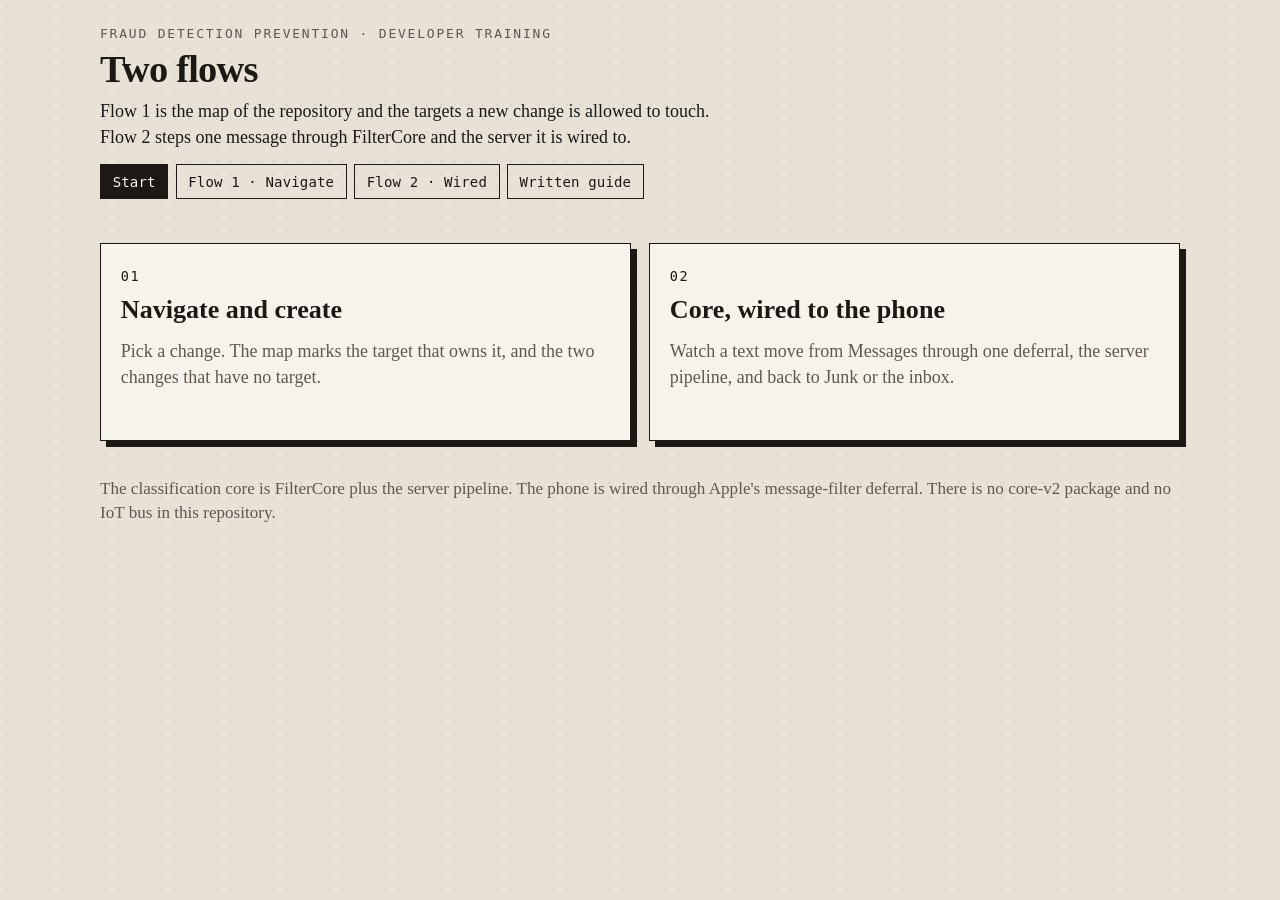
<file: docs/training/animations/index.html>
<!DOCTYPE html>
<html lang="en">
<head>
  <meta charset="utf-8">
  <meta name="viewport" content="width=device-width, initial-scale=1">
  <title>Developer training</title>
  <link rel="stylesheet" href="training.css">
</head>
<body>
  <header>
    <p class="kicker">Fraud detection prevention · developer training</p>
    <h1>Two flows</h1>
    <p class="lede">Flow 1 is the map of the repository and the targets a new change is allowed to touch. Flow 2 steps one message through FilterCore and the server it is wired to.</p>
    <nav aria-label="Training">
      <a href="index.html" aria-current="page">Start</a>
      <a href="navigate.html">Flow 1 · Navigate</a>
      <a href="wired.html">Flow 2 · Wired</a>
      <a href="../README.md">Written guide</a>
    </nav>
  </header>
  <main>
    <div class="cards">
      <a class="card" href="navigate.html">
        <span class="num">01</span>
        <h2>Navigate and create</h2>
        <p>Pick a change. The map marks the target that owns it, and the two changes that have no target.</p>
      </a>
      <a class="card" href="wired.html">
        <span class="num">02</span>
        <h2>Core, wired to the phone</h2>
        <p>Watch a text move from Messages through one deferral, the server pipeline, and back to Junk or the inbox.</p>
      </a>
    </div>
  </main>
  <footer>
    <p>The classification core is FilterCore plus the server pipeline. The phone is wired through Apple's message-filter deferral. There is no core-v2 package and no IoT bus in this repository.</p>
  </footer>
</body>
</html>
</file>
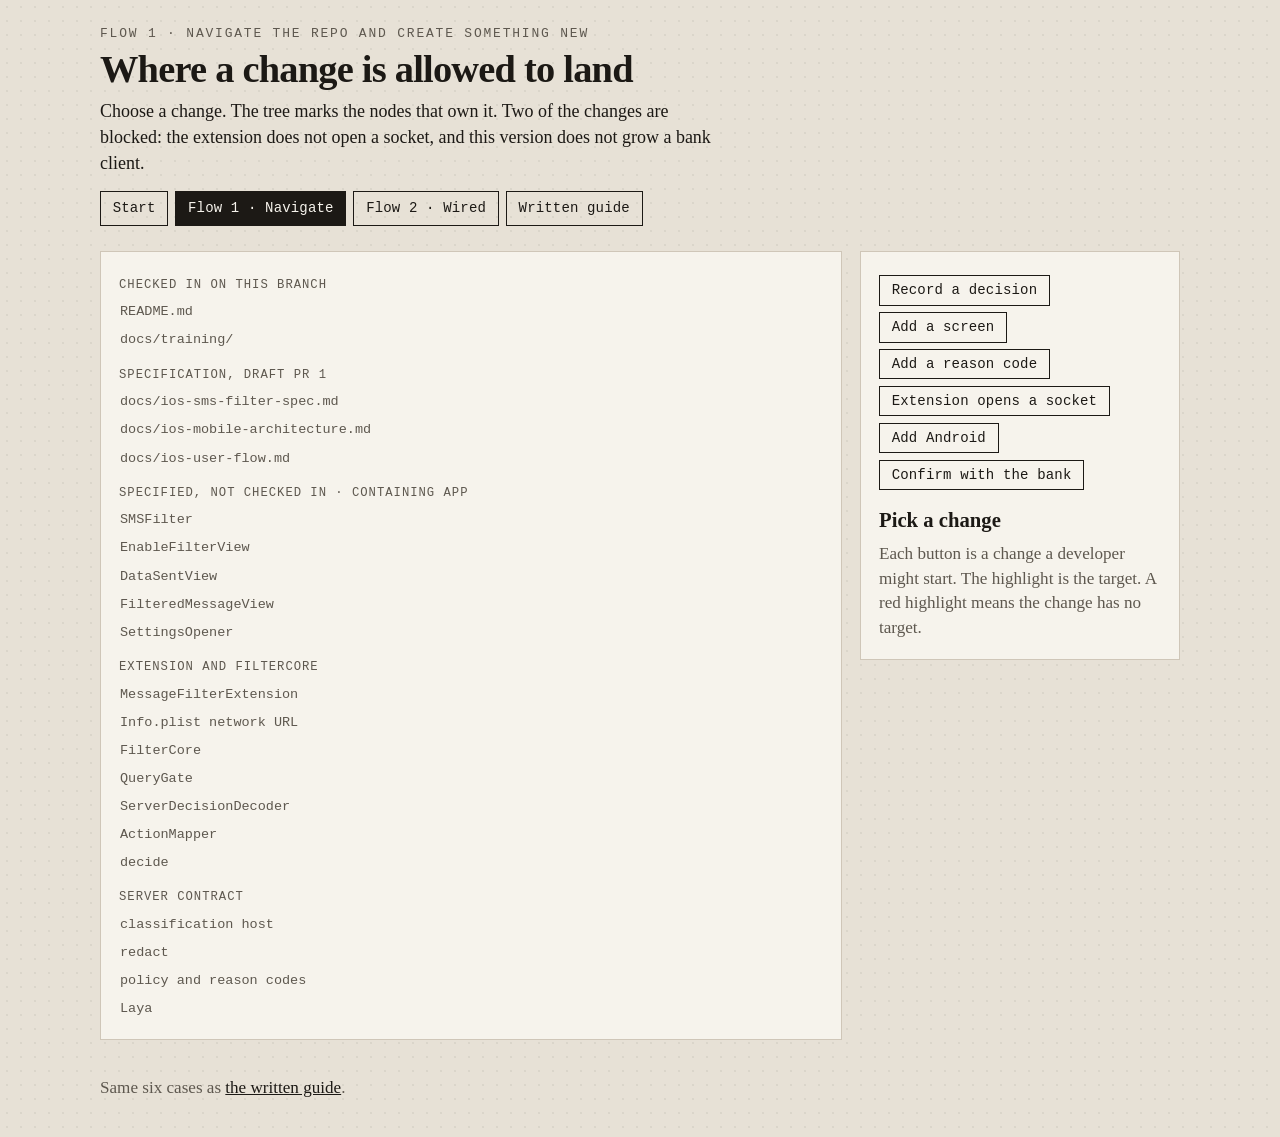
<file: docs/training/animations/navigate.html>
<!DOCTYPE html>
<html lang="en">
<head>
  <meta charset="utf-8">
  <meta name="viewport" content="width=device-width, initial-scale=1">
  <title>Flow 1 · Navigate and create</title>
  <link rel="stylesheet" href="training.css">
</head>
<body>
  <header>
    <p class="kicker">Flow 1 · Navigate the repo and create something new</p>
    <h1>Where a change is allowed to land</h1>
    <p class="lede">Choose a change. The tree marks the nodes that own it. Two of the changes are blocked: the extension does not open a socket, and this version does not grow a bank client.</p>
    <nav aria-label="Training">
      <a href="index.html">Start</a>
      <a href="navigate.html" aria-current="page">Flow 1 · Navigate</a>
      <a href="wired.html">Flow 2 · Wired</a>
      <a href="../01-navigate-and-create.md">Written guide</a>
    </nav>
  </header>
  <main class="layout">
    <section class="tree" aria-label="Repository and specified targets">
      <p class="group-label">Checked in on this branch</p>
      <div class="node branch" data-node="readme">README.md</div>
      <div class="node branch" data-node="training">docs/training/</div>
      <p class="group-label">Specification, draft PR 1</p>
      <div class="node branch" data-node="spec">docs/ios-sms-filter-spec.md</div>
      <div class="node branch" data-node="arch">docs/ios-mobile-architecture.md</div>
      <div class="node branch" data-node="userflow">docs/ios-user-flow.md</div>
      <p class="group-label">Specified, not checked in · containing app</p>
      <div class="node branch" data-node="app">SMSFilter</div>
      <div class="node branch" data-node="enable">EnableFilterView</div>
      <div class="node branch" data-node="sent">DataSentView</div>
      <div class="node branch" data-node="junkview">FilteredMessageView</div>
      <div class="node branch" data-node="opener">SettingsOpener</div>
      <p class="group-label">Extension and FilterCore</p>
      <div class="node branch" data-node="extension">MessageFilterExtension</div>
      <div class="node branch" data-node="plist">Info.plist network URL</div>
      <div class="node branch" data-node="core">FilterCore</div>
      <div class="node branch" data-node="gate">QueryGate</div>
      <div class="node branch" data-node="decoder">ServerDecisionDecoder</div>
      <div class="node branch" data-node="mapper">ActionMapper</div>
      <div class="node branch" data-node="decide">decide</div>
      <p class="group-label">Server contract</p>
      <div class="node branch" data-node="server">classification host</div>
      <div class="node branch" data-node="redact">redact</div>
      <div class="node branch" data-node="policy">policy and reason codes</div>
      <div class="node branch" data-node="laya">Laya</div>
    </section>
    <section class="detail" aria-live="polite">
      <div class="scenarios" role="group" aria-label="Changes">
        <button type="button" data-scenario="decision">Record a decision</button>
        <button type="button" data-scenario="screen">Add a screen</button>
        <button type="button" data-scenario="reason">Add a reason code</button>
        <button type="button" data-scenario="socket">Extension opens a socket</button>
        <button type="button" data-scenario="android">Add Android</button>
        <button type="button" data-scenario="bank">Confirm with the bank</button>
      </div>
      <h2 id="detail-title">Pick a change</h2>
      <div id="detail-body">
        <p>Each button is a change a developer might start. The highlight is the target. A red highlight means the change has no target.</p>
      </div>
    </section>
  </main>
  <footer>
    <p>Same six cases as <a href="../01-navigate-and-create.md">the written guide</a>.</p>
  </footer>
  <script>
    const scenarios = {
      decision: {
        title: "Record a product decision",
        blocked: false,
        nodes: ["spec", "training"],
        target: "docs/",
        add: "A markdown specification with the behavior, what is out of scope, and an acceptance check.",
        leave: "Application targets. A decision is written before a target exists.",
        acceptance: "A reader can tell what the phone does, what the server does, and which failures leave the message in the inbox."
      },
      screen: {
        title: "Add a screen to the containing app",
        blocked: false,
        nodes: ["app", "enable"],
        target: "SMSFilter, on the one NavigationStack",
        add: "A SwiftUI view. Copy is the product. No account, no message list, no score.",
        leave: "FilterCore, the extension, and every network client. The app cannot learn that a message was junked.",
        acceptance: "The screen never describes a message as credible, safe, or verified, and it does not deep-link into Messages settings."
      },
      reason: {
        title: "Add a server reason code",
        blocked: false,
        nodes: ["policy", "decoder", "spec"],
        target: "Server policy and FilterCore.ServerDecision.Reason",
        add: "The reason on the server, the Decodable case, and a row in the specification. Decoding stays strict.",
        leave: "The extension's branch. It maps junk or inbox and discards reason. is_spam still does not file Junk.",
        acceptance: "A body with the new reason and action junk can be junked. An unrecognized reason stays in the inbox."
      },
      socket: {
        title: "Let the extension open the connection",
        blocked: true,
        nodes: ["extension", "plist"],
        target: "Nowhere. This change is refused by the platform.",
        add: "Nothing. Messages is the only process that posts.",
        leave: "URLSession stays out of the extension. One deferQueryRequestToNetwork per query, after QueryGate has both a sender and a body.",
        acceptance: "The extension still has no network client. A missing associated domain still leaves the message in the inbox."
      },
      android: {
        title: "Add Android",
        blocked: false,
        nodes: ["spec"],
        target: "A new specification under docs/",
        add: "A platform spec. Android can redact on the phone and can warn inside the inbox. That is a different surface.",
        leave: "The iOS extension. Junk stays the only iOS warning. One deferral, server-side redaction, and delivery to the inbox when the server cannot decide stay as written.",
        acceptance: "The Android spec does not classify iMessage or Contacts, and it does not rewrite the iOS rules."
      },
      bank: {
        title: "Confirm the event with the bank",
        blocked: true,
        nodes: ["spec", "junkview"],
        target: "Not this version. A bank API is a new problem, not a flag on Laya.",
        add: "Nothing inside the filter. The extension holds no account and no bank client.",
        leave: "The classifier answers whether the text looks like a fake bank request.",
        acceptance: "FilteredMessageView still tells the person to open the bank's own app. The filter does not claim the bank registered the event."
      }
    };

    const title = document.getElementById("detail-title");
    const body = document.getElementById("detail-body");
    const buttons = document.querySelectorAll("[data-scenario]");

    function show(id) {
      const item = scenarios[id];
      document.querySelectorAll("[data-node]").forEach((node) => {
        const on = item.nodes.includes(node.dataset.node);
        node.classList.toggle("is-on", on);
        node.classList.toggle("blocked", on && item.blocked);
      });
      buttons.forEach((button) => {
        button.setAttribute("aria-pressed", String(button.dataset.scenario === id));
      });
      title.textContent = item.title;
      const flag = item.blocked ? '<p class="blocked-flag">NO TARGET</p>' : "";
      body.innerHTML = flag +
        "<dl>" +
        "<dt>Lives in</dt><dd>" + item.target + "</dd>" +
        "<dt>Add</dt><dd>" + item.add + "</dd>" +
        "<dt>Leave untouched</dt><dd>" + item.leave + "</dd>" +
        "<dt>Acceptance</dt><dd>" + item.acceptance + "</dd>" +
        "</dl>";
      const first = document.querySelector('[data-node="' + item.nodes[0] + '"]');
      if (first) first.scrollIntoView({ block: "nearest" });
    }

    buttons.forEach((button) => {
      button.addEventListener("click", () => show(button.dataset.scenario));
    });
  </script>
</body>
</html>
</file>
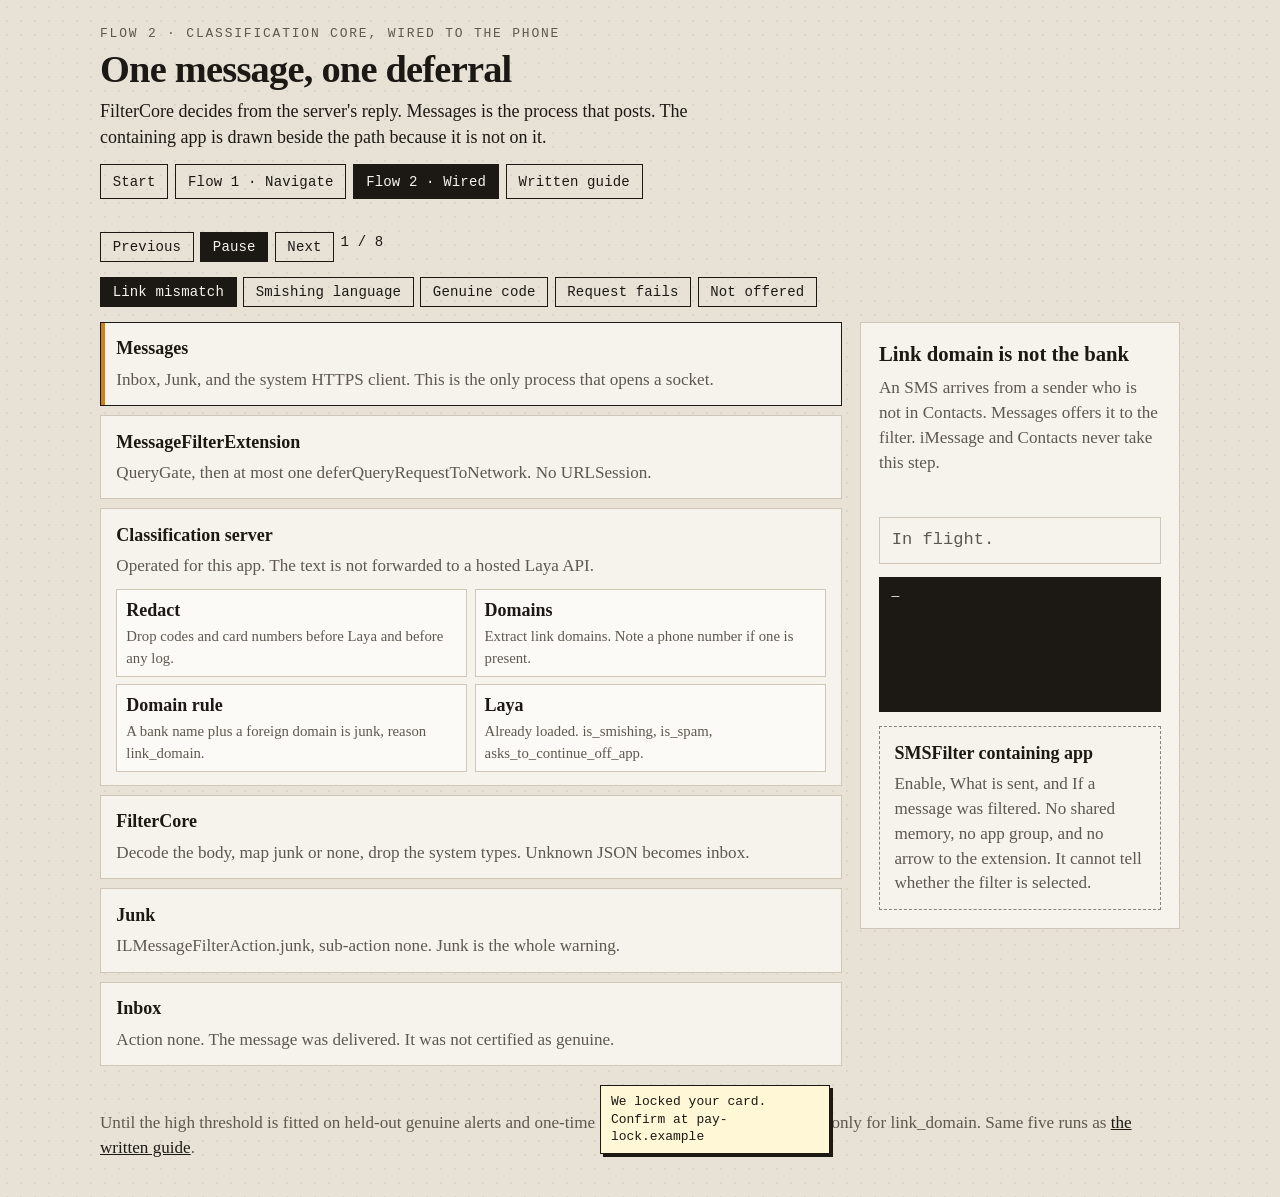
<file: docs/training/animations/wired.html>
<!DOCTYPE html>
<html lang="en">
<head>
  <meta charset="utf-8">
  <meta name="viewport" content="width=device-width, initial-scale=1">
  <title>Flow 2 · Core wired to the phone</title>
  <link rel="stylesheet" href="training.css">
</head>
<body>
  <header>
    <p class="kicker">Flow 2 · Classification core, wired to the phone</p>
    <h1>One message, one deferral</h1>
    <p class="lede">FilterCore decides from the server's reply. Messages is the process that posts. The containing app is drawn beside the path because it is not on it.</p>
    <nav aria-label="Training">
      <a href="index.html">Start</a>
      <a href="navigate.html">Flow 1 · Navigate</a>
      <a href="wired.html" aria-current="page">Flow 2 · Wired</a>
      <a href="../02-how-the-core-is-wired.md">Written guide</a>
    </nav>
  </header>
  <main>
    <div class="transport" role="group" aria-label="Playback">
      <button type="button" id="prev">Previous</button>
      <button type="button" id="play">Pause</button>
      <button type="button" id="next">Next</button>
      <span class="chip" id="step-label" aria-live="polite">1 / 1</span>
    </div>
    <div class="scenarios" role="group" aria-label="Runs">
      <button type="button" data-run="link">Link mismatch</button>
      <button type="button" data-run="smish">Smishing language</button>
      <button type="button" data-run="otp">Genuine code</button>
      <button type="button" data-run="fail">Request fails</button>
      <button type="button" data-run="skip">Not offered</button>
    </div>
    <div class="layout">
      <div class="board" id="board">
        <article class="stage" data-focus="messages">
          <h3>Messages</h3>
          <p>Inbox, Junk, and the system HTTPS client. This is the only process that opens a socket.</p>
        </article>
        <article class="stage" data-focus="extension">
          <h3>MessageFilterExtension</h3>
          <p>QueryGate, then at most one deferQueryRequestToNetwork. No URLSession.</p>
        </article>
        <article class="stage" data-focus="server">
          <h3>Classification server</h3>
          <p>Operated for this app. The text is not forwarded to a hosted Laya API.</p>
          <div class="subs">
            <div class="sub" data-focus="redact"><h3>Redact</h3><p>Drop codes and card numbers before Laya and before any log.</p></div>
            <div class="sub" data-focus="domains"><h3>Domains</h3><p>Extract link domains. Note a phone number if one is present.</p></div>
            <div class="sub" data-focus="rules"><h3>Domain rule</h3><p>A bank name plus a foreign domain is junk, reason link_domain.</p></div>
            <div class="sub" data-focus="laya"><h3>Laya</h3><p>Already loaded. is_smishing, is_spam, asks_to_continue_off_app.</p></div>
          </div>
        </article>
        <article class="stage" data-focus="core">
          <h3>FilterCore</h3>
          <p>Decode the body, map junk or none, drop the system types. Unknown JSON becomes inbox.</p>
        </article>
        <article class="stage" data-focus="junk">
          <h3>Junk</h3>
          <p>ILMessageFilterAction.junk, sub-action none. Junk is the whole warning.</p>
        </article>
        <article class="stage" data-focus="inbox">
          <h3>Inbox</h3>
          <p>Action none. The message was delivered. It was not certified as genuine.</p>
        </article>
        <p class="packet" id="packet"></p>
      </div>
      <aside class="panel">
        <h2 id="run-title">Link mismatch</h2>
        <p class="caption" id="caption"></p>
        <p class="outcome" id="outcome"></p>
        <pre class="json" id="json"></pre>
        <div class="apart">
          <strong>SMSFilter containing app</strong>
          <p>Enable, What is sent, and If a message was filtered. No shared memory, no app group, and no arrow to the extension. It cannot tell whether the filter is selected.</p>
        </div>
      </aside>
    </div>
  </main>
  <footer>
    <p>Until the high threshold is fitted on held-out genuine alerts and one-time codes, the server may return junk only for link_domain. Same five runs as <a href="../02-how-the-core-is-wired.md">the written guide</a>.</p>
  </footer>
  <script>
    const requestJson = `{
  "_version": 1,
  "query": {
    "sender": "14085550001",
    "message": { "text": "We locked your card. Confirm at the link." }
  },
  "app": { "version": "1" }
}`;

    const runs = {
      link: {
        title: "Link domain is not the bank",
        bubble: "We locked your card. Confirm at pay-lock.example",
        outcome: "junk",
        outcomeText: "Under Junk. Reason link_domain. Laya was not required.",
        steps: [
          { focus: "messages", json: "", text: "An SMS arrives from a sender who is not in Contacts. Messages offers it to the filter. iMessage and Contacts never take this step." },
          { focus: "extension", json: "", text: "QueryGate sees a sender and a body, so the extension may defer. It does not inspect the link. A missing field would skip the deferral and stay in the inbox." },
          { focus: "messages", json: requestJson, text: "One call: deferQueryRequestToNetwork. Messages posts Apple's JSON to the URL fixed in Info.plist. The extension still has no socket." },
          { focus: "redact", json: requestJson, text: "The server copies the text and replaces one-time codes and card numbers. The original digits are dropped before classification and before any log." },
          { focus: "domains", json: requestJson, text: "It extracts the link domain. The text names a bank. pay-lock.example is not that bank's domain." },
          { focus: "rules", json: '{ "action": "junk", "reason": "link_domain" }', text: "The domain rule fires. The action is junk, reason link_domain. The reply has no weights and no prompt text." },
          { focus: "core", json: '{ "action": "junk", "reason": "link_domain" }', text: "HTTP 200. ServerDecisionDecoder accepts the body. ActionMapper maps junk to FilterDecision.junk. The server has already discarded the text. The sender is not logged." },
          { focus: "junk", json: '{ "action": "junk", "reason": "link_domain" }', text: "The extension sets action junk and sub-action none. The text is under Junk. The containing app is not told. Nothing calls the message safe or verified." }
        ]
      },
      smish: {
        title: "Smishing language, after the threshold is fitted",
        bubble: "Your card is blocked. Call this number and read the code.",
        outcome: "junk",
        outcomeText: "Under Junk. Reason smishing_language. The extension ignores reason and maps junk the same way.",
        steps: [
          { focus: "messages", json: "", text: "Unknown sender, SMS. There is no link, so the domain rule cannot fire. Messages still offers the query." },
          { focus: "extension", json: "", text: "Sender and body are present. The extension defers once and does not score the wording itself." },
          { focus: "messages", json: requestJson, text: "Messages posts the sender and the raw text. Redaction of any digits still happens on the server, not on the phone." },
          { focus: "redact", json: requestJson, text: "Digit secrets are replaced with a flag. The original digits are dropped." },
          { focus: "domains", json: requestJson, text: "No link domain belongs to a named bank. The domain rule does not junk this message." },
          { focus: "laya", json: requestJson, text: "Laya is already loaded. It is asked is_smishing, is_spam, and asks_to_continue_off_app. is_spam alone does not file Junk." },
          { focus: "rules", json: '{ "action": "junk", "reason": "smishing_language" }', text: "is_smishing and confidence are both at or above the fitted high threshold. Action junk, reason smishing_language. This path stays off until held-out genuine alerts and one-time codes receive none." },
          { focus: "core", json: '{ "action": "junk", "reason": "smishing_language" }', text: "The decoder checks action and reason, then discards reason. The extension does not branch on it." },
          { focus: "junk", json: '{ "action": "junk", "reason": "smishing_language" }', text: "Same Junk action as a link mismatch. Sub-action none. No promotion folder and no transaction folder." }
        ]
      },
      otp: {
        title: "A genuine one-time code",
        bubble: "Your code is 482193. We will never ask you to read it aloud.",
        outcome: "inbox",
        outcomeText: "Stays in the inbox. A low or middle score is delivery, not a certificate that the sender is the bank.",
        steps: [
          { focus: "messages", json: "", text: "Unknown sender. The text is a one-time code of the kind held out when the threshold is fitted." },
          { focus: "extension", json: "", text: "The extension defers. It cannot redact the code. The phone does not build the classification request." },
          { focus: "redact", json: requestJson, text: "The server replaces the code with a flag such as contains_one_time_code and drops the digits before Laya." },
          { focus: "laya", json: requestJson, text: "The score stays under the high threshold. Held-out genuine alerts and one-time-code texts must receive none." },
          { focus: "rules", json: '{ "action": "none", "reason": "none" }', text: "Anything short of the high-confidence cases, including a middle score, is action none. iOS cannot show a softer warning, so the message is delivered." },
          { focus: "core", json: '{ "action": "none", "reason": "none" }', text: "ActionMapper maps none to inbox. The extension will set ILMessageFilterAction.none." },
          { focus: "inbox", json: '{ "action": "none", "reason": "none" }', text: "The text stays in the inbox. No screen describes it as credible, safe, or verified. A request for a code is still handled in the bank's own app." }
        ]
      },
      fail: {
        title: "The request fails",
        bubble: "We locked your card. Confirm at the link.",
        outcome: "inbox",
        outcomeText: "Stays in the inbox. Timeout, a bad body, and an unauthorized domain end here.",
        steps: [
          { focus: "messages", json: "", text: "Unknown SMS. This run is a timeout. An unauthorized associated domain, an HTTP status other than 200, or a body that does not decode takes the same ending." },
          { focus: "extension", json: "", text: "QueryGate allows one deferral. The extension cannot retry. A second deferral would fail with redundantNetworkDeferral." },
          { focus: "messages", json: requestJson, text: "Messages attempts the post. The host is authorized in this telling, and the network does not answer." },
          { focus: "core", json: "", text: "DeferralOutcome is transportFailed. decide returns inbox. FilterCore is not asked to read a body. On a bad body, strict decode fails the same way." },
          { focus: "inbox", json: "", text: "The message stays in the inbox. A dead classifier must not swallow a real bank alert." }
        ]
      },
      skip: {
        title: "Messages never offers it",
        bubble: "Lunch at noon?",
        outcome: "skip",
        outcomeText: "Not posted. iMessage and senders in Contacts are outside the filter.",
        steps: [
          { focus: "messages", json: "", text: "The sender is in Contacts, or the message is iMessage. Messages does not construct the extension and does not post to the classification URL." },
          { focus: "inbox", json: "", text: "It appears in the conversation. The server, Laya, and FilterCore are idle." }
        ]
      }
    };

    const packet = document.getElementById("packet");
    const board = document.getElementById("board");
    const caption = document.getElementById("caption");
    const outcome = document.getElementById("outcome");
    const json = document.getElementById("json");
    const runTitle = document.getElementById("run-title");
    const stepLabel = document.getElementById("step-label");
    const playButton = document.getElementById("play");
    const runButtons = document.querySelectorAll("[data-run]");

    const reduceMotion = window.matchMedia("(prefers-reduced-motion: reduce)").matches;
    let runId = "link";
    let step = 0;
    let playing = !reduceMotion;
    let timer = null;

    function focusElements(name) {
      return document.querySelectorAll('[data-focus="' + name + '"]');
    }

    function placePacket(name) {
      const el = focusElements(name)[0];
      if (!el) return;
      if (window.matchMedia("(max-width: 800px)").matches) {
        packet.style.transform = "none";
        if (el.nextElementSibling !== packet && el !== packet) {
          el.insertAdjacentElement("beforeend", packet);
        }
        return;
      }
      if (packet.parentElement !== board) board.appendChild(packet);
      const boardRect = board.getBoundingClientRect();
      const rect = el.getBoundingClientRect();
      const x = Math.max(8, rect.right - boardRect.left - packet.offsetWidth - 12);
      const y = Math.max(8, rect.top - boardRect.top + 10);
      packet.style.transform = "translate(" + x + "px, " + y + "px)";
    }

    function render() {
      const run = runs[runId];
      const current = run.steps[step];
      runTitle.textContent = run.title;
      caption.textContent = current.text;
      stepLabel.textContent = (step + 1) + " / " + run.steps.length;
      packet.textContent = run.bubble;
      json.textContent = current.json || "—";
      const last = step === run.steps.length - 1;
      outcome.textContent = last ? run.outcomeText : "In flight.";
      outcome.className = "outcome" + (last ? " is-" + run.outcome : "");
      document.querySelectorAll("[data-focus]").forEach((el) => {
        el.classList.remove("is-live", "is-junk", "is-inbox");
      });
      focusElements(current.focus).forEach((el) => {
        el.classList.add("is-live");
        if (last && run.outcome === "junk") el.classList.add("is-junk");
        if (last && (run.outcome === "inbox" || run.outcome === "skip")) el.classList.add("is-inbox");
      });
      if (current.focus === "redact" || current.focus === "domains" || current.focus === "rules" || current.focus === "laya") {
        focusElements("server").forEach((el) => el.classList.add("is-live"));
      }
      runButtons.forEach((button) => {
        button.setAttribute("aria-pressed", String(button.dataset.run === runId));
      });
      playButton.textContent = playing ? "Pause" : "Play";
      playButton.setAttribute("aria-pressed", String(playing));
      placePacket(current.focus);
    }

    function stop() {
      playing = false;
      if (timer) clearInterval(timer);
      timer = null;
    }

    function start() {
      playing = true;
      if (timer) clearInterval(timer);
      timer = setInterval(() => {
        const run = runs[runId];
        if (step >= run.steps.length - 1) {
          stop();
          render();
          return;
        }
        step += 1;
        render();
      }, 2600);
      render();
    }

    function go(nextStep) {
      const run = runs[runId];
      step = Math.max(0, Math.min(run.steps.length - 1, nextStep));
      render();
    }

    function selectRun(id) {
      runId = id;
      step = 0;
      if (playing) start();
      else render();
    }

    document.getElementById("prev").addEventListener("click", () => { stop(); go(step - 1); });
    document.getElementById("next").addEventListener("click", () => { stop(); go(step + 1); });
    playButton.addEventListener("click", () => {
      if (playing) stop();
      else {
        if (step >= runs[runId].steps.length - 1) step = 0;
        start();
      }
      render();
    });
    runButtons.forEach((button) => {
      button.addEventListener("click", () => selectRun(button.dataset.run));
    });
    window.addEventListener("resize", () => placePacket(runs[runId].steps[step].focus));
    document.addEventListener("keydown", (event) => {
      if (event.key === "ArrowRight") { stop(); go(step + 1); }
      if (event.key === "ArrowLeft") { stop(); go(step - 1); }
      if (event.key === " ") { event.preventDefault(); playButton.click(); }
    });

    selectRun("link");
  </script>
</body>
</html>
</file>
<file: docs/training/animations/training.css>
:root {
  --ink: #1c1915;
  --muted: #5e584f;
  --paper: #f6f3ec;
  --bg: #e7e1d6;
  --line: #cfc6b8;
  --live: #c6841a;
  --junk: #9c2f1a;
  --junk-bg: #f8e8e3;
  --inbox: #1f4d3a;
  --inbox-bg: #e5f0ea;
  --note: #fff7d6;
  --apart: #8a8378;
  color: var(--ink);
  background: var(--bg);
  font-family: "Iowan Old Style", Palatino, "Palatino Linotype", Georgia, serif;
  font-size: 18px;
  line-height: 1.45;
}

* { box-sizing: border-box; }

body {
  margin: 0;
  min-height: 100vh;
  background-image: radial-gradient(rgba(28, 25, 21, 0.06) 0.8px, transparent 0.8px);
  background-size: 14px 14px;
}

a { color: var(--ink); }

header, main, footer {
  width: min(1080px, calc(100% - 2rem));
  margin-inline: auto;
}

header {
  padding: 1.4rem 0 0.4rem;
}

.kicker {
  margin: 0;
  font-family: ui-monospace, "SF Mono", Menlo, Consolas, monospace;
  font-size: 0.72rem;
  letter-spacing: 0.14em;
  text-transform: uppercase;
  color: var(--muted);
}

h1 {
  margin: 0.25rem 0 0.4rem;
  font-size: clamp(1.8rem, 3vw, 2.5rem);
  font-weight: 600;
  letter-spacing: -0.02em;
  line-height: 1.1;
}

.lede {
  max-width: 68ch;
  margin: 0.2rem 0 0.8rem;
}

nav {
  display: flex;
  flex-wrap: wrap;
  gap: 0.4rem;
  margin: 0.6rem 0 1rem;
}

nav a, button, .chip {
  font-family: ui-monospace, "SF Mono", Menlo, Consolas, monospace;
  font-size: 0.78rem;
  letter-spacing: 0.01em;
}

nav a, button {
  display: inline-block;
  border: 1px solid var(--ink);
  background: transparent;
  color: var(--ink);
  padding: 0.35rem 0.65rem;
  text-decoration: none;
  cursor: pointer;
}

nav a[aria-current="page"], button[aria-pressed="true"] {
  background: var(--ink);
  color: var(--paper);
}

button:focus-visible, a:focus-visible, nav a:focus-visible {
  outline: 2px solid var(--live);
  outline-offset: 2px;
}

.cards {
  display: grid;
  grid-template-columns: 1fr 1fr;
  gap: 1rem;
  margin: 1rem 0 2rem;
}

.card {
  display: block;
  background: var(--paper);
  border: 1px solid var(--ink);
  box-shadow: 6px 6px 0 var(--ink);
  padding: 1rem 1.1rem 1.2rem;
  text-decoration: none;
  color: inherit;
  min-height: 11rem;
}

.card:hover { transform: translate(-2px, -2px); box-shadow: 8px 8px 0 var(--ink); }

.card h2 { margin: 0.2rem 0 0.5rem; font-size: 1.45rem; }

.card p { margin: 0; color: var(--muted); }

.num {
  font-family: ui-monospace, "SF Mono", Menlo, Consolas, monospace;
  font-size: 0.75rem;
  letter-spacing: 0.12em;
}

.layout {
  display: grid;
  grid-template-columns: minmax(0, 1fr) minmax(260px, 320px);
  gap: 1rem;
  align-items: start;
  margin-bottom: 2rem;
}

.panel, .stage, .tree, .detail {
  background: var(--paper);
  border: 1px solid var(--line);
}

.panel, .detail { padding: 0.9rem 1rem 1rem; }

.panel h2, .detail h2 {
  margin: 0 0 0.4rem;
  font-size: 1.15rem;
}

.scenarios, .transport {
  display: flex;
  flex-wrap: wrap;
  gap: 0.35rem;
  margin: 0.4rem 0 0.8rem;
}

.board { position: relative; }

.stage {
  margin: 0 0 0.5rem;
  padding: 0.7rem 0.85rem;
  position: relative;
}

.stage h3, .sub h3 {
  margin: 0;
  font-size: 1rem;
}

.stage p, .detail p, .panel p, footer p {
  margin: 0.35rem 0 0;
  color: var(--muted);
  font-size: 0.95rem;
}

.stage.is-live, .sub.is-live, .node.is-on {
  border-color: var(--ink);
  box-shadow: inset 4px 0 0 var(--live);
}

.stage.is-junk, .sub.is-junk {
  background: var(--junk-bg);
  box-shadow: inset 4px 0 0 var(--junk);
}

.stage.is-inbox, .sub.is-inbox {
  background: var(--inbox-bg);
  box-shadow: inset 4px 0 0 var(--inbox);
}

.subs {
  display: grid;
  grid-template-columns: 1fr 1fr;
  gap: 0.4rem;
  margin-top: 0.55rem;
}

.sub {
  border: 1px solid var(--line);
  padding: 0.4rem 0.5rem;
  background: #fbfaf6;
}

.sub p { margin: 0.15rem 0 0; font-size: 0.82rem; }

.packet {
  position: absolute;
  z-index: 4;
  width: min(230px, 70%);
  margin: 0;
  padding: 0.4rem 0.55rem;
  background: var(--note);
  border: 1px solid var(--ink);
  box-shadow: 3px 3px 0 var(--ink);
  font-family: ui-monospace, "SF Mono", Menlo, Consolas, monospace;
  font-size: 0.72rem;
  line-height: 1.35;
  pointer-events: none;
  transition: transform 0.65s cubic-bezier(0.2, 0.7, 0.2, 1);
}

.caption {
  min-height: 7.5rem;
  font-size: 1.02rem;
  color: var(--ink);
}

.outcome {
  margin-top: 0.7rem;
  padding: 0.55rem 0.65rem;
  border: 1px solid var(--line);
  font-family: ui-monospace, "SF Mono", Menlo, Consolas, monospace;
  font-size: 0.78rem;
  min-height: 2.6rem;
}

.outcome.is-junk { background: var(--junk-bg); color: var(--junk); border-color: var(--junk); }
.outcome.is-inbox { background: var(--inbox-bg); color: var(--inbox); border-color: var(--inbox); }
.outcome.is-skip { background: #f3f0ea; color: var(--ink); }

pre.json {
  margin: 0.7rem 0 0;
  padding: 0.6rem 0.7rem;
  background: #1c1915;
  color: #f3ead7;
  font-family: ui-monospace, "SF Mono", Menlo, Consolas, monospace;
  font-size: 0.72rem;
  line-height: 1.4;
  overflow: auto;
  min-height: 7.5rem;
}

.apart {
  margin-top: 0.8rem;
  padding: 0.7rem 0.8rem;
  border: 1px dashed var(--apart);
  color: var(--muted);
}

.apart strong { color: var(--ink); font-weight: 600; }

.tree { padding: 0.7rem 0.6rem 0.9rem; }

.node {
  display: block;
  width: 100%;
  text-align: left;
  border: 1px solid transparent;
  background: transparent;
  padding: 0.18rem 0.4rem;
  font-family: ui-monospace, "SF Mono", Menlo, Consolas, monospace;
  font-size: 0.75rem;
  color: var(--ink);
  cursor: default;
}

.node.branch { color: var(--muted); }

.node.is-on {
  background: #fff7d6;
}

.node.blocked.is-on {
  background: var(--junk-bg);
  box-shadow: inset 4px 0 0 var(--junk);
}

.group-label {
  margin: 0.7rem 0 0.2rem;
  padding-left: 0.4rem;
  font-family: ui-monospace, "SF Mono", Menlo, Consolas, monospace;
  font-size: 0.68rem;
  letter-spacing: 0.08em;
  text-transform: uppercase;
  color: var(--muted);
}

dl { margin: 0.4rem 0 0; }
dt {
  font-family: ui-monospace, "SF Mono", Menlo, Consolas, monospace;
  font-size: 0.68rem;
  letter-spacing: 0.08em;
  text-transform: uppercase;
  color: var(--muted);
  margin-top: 0.55rem;
}
dd { margin: 0.15rem 0 0; }

.blocked-flag {
  display: inline-block;
  margin-bottom: 0.3rem;
  padding: 0.15rem 0.4rem;
  background: var(--junk);
  color: white;
  font-family: ui-monospace, "SF Mono", Menlo, Consolas, monospace;
  font-size: 0.68rem;
  letter-spacing: 0.08em;
}

footer {
  padding: 0 0 2rem;
  color: var(--muted);
  font-size: 0.9rem;
}

@media (max-width: 800px) {
  .cards, .layout, .subs { grid-template-columns: 1fr; }
  .packet { position: static; width: auto; margin-top: 0.5rem; transform: none !important; }
}

@media (prefers-reduced-motion: reduce) {
  .packet, .card { transition: none; }
}
</file>
